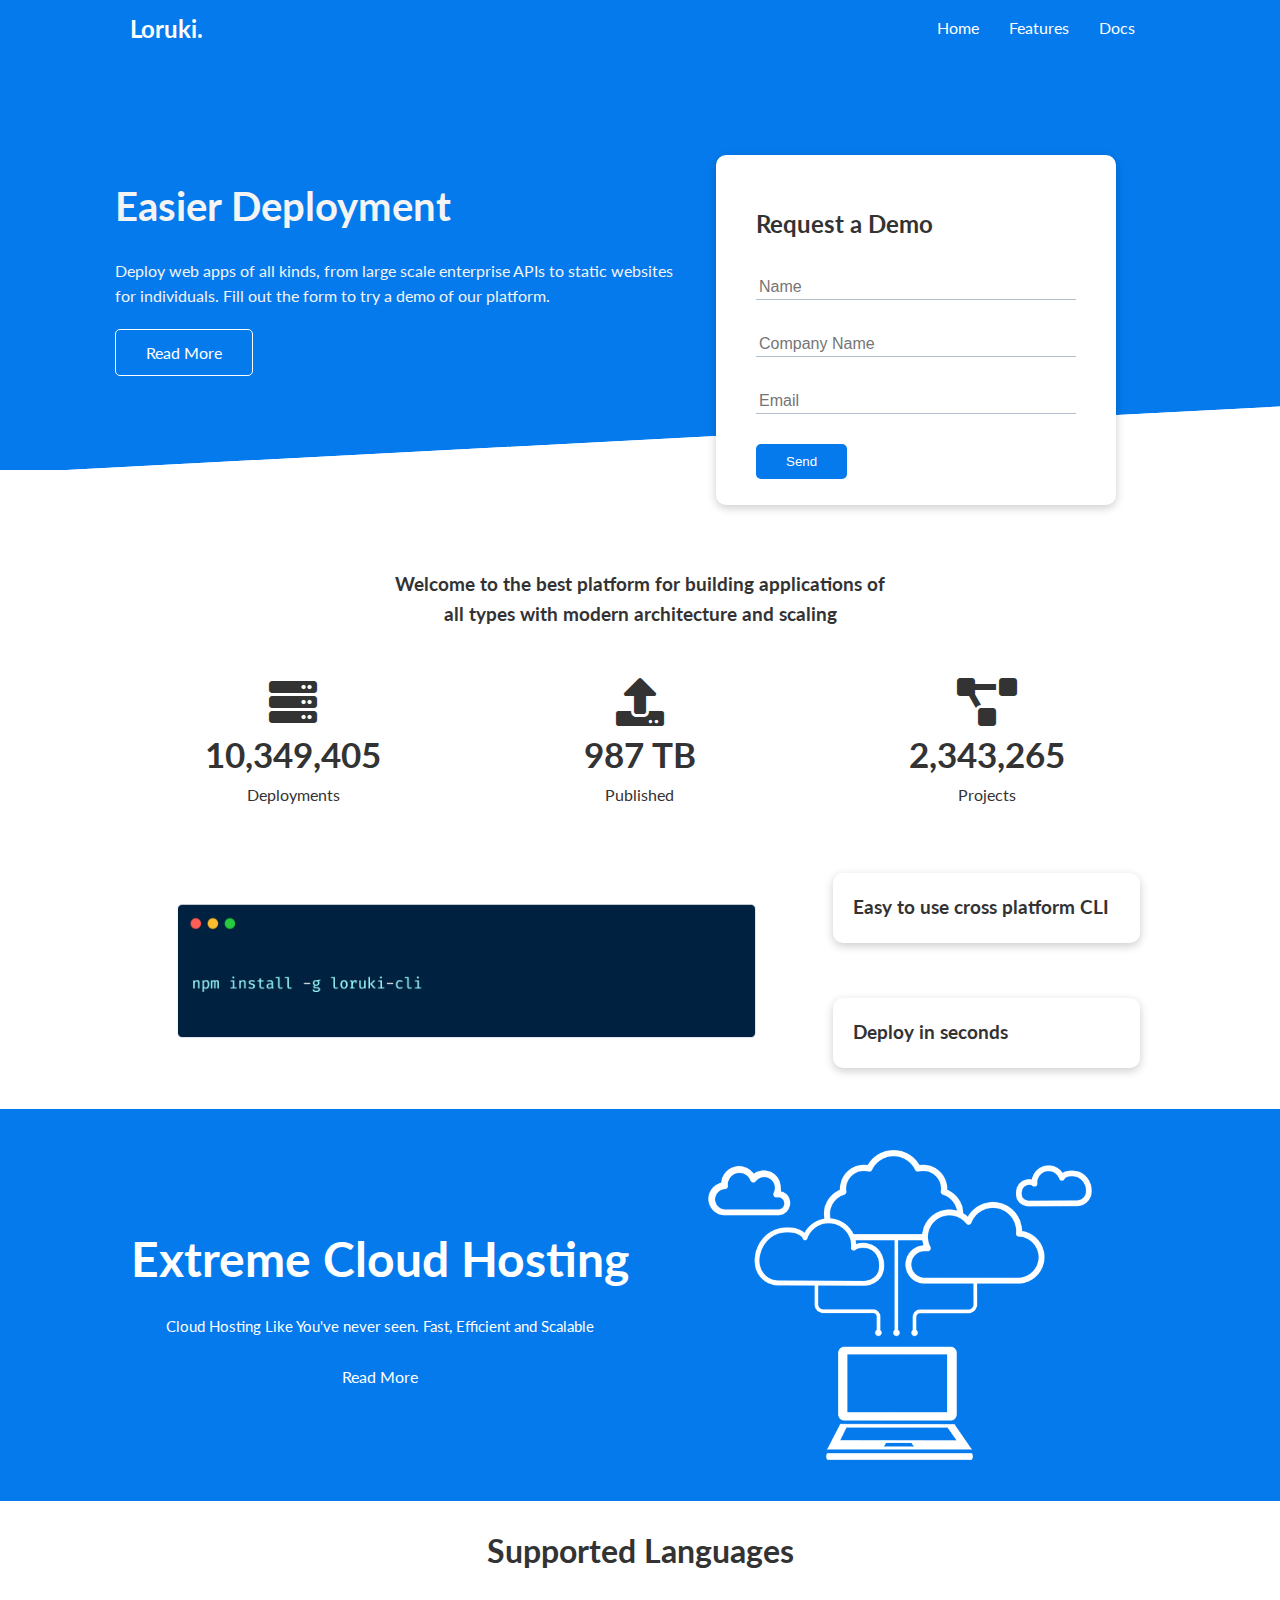
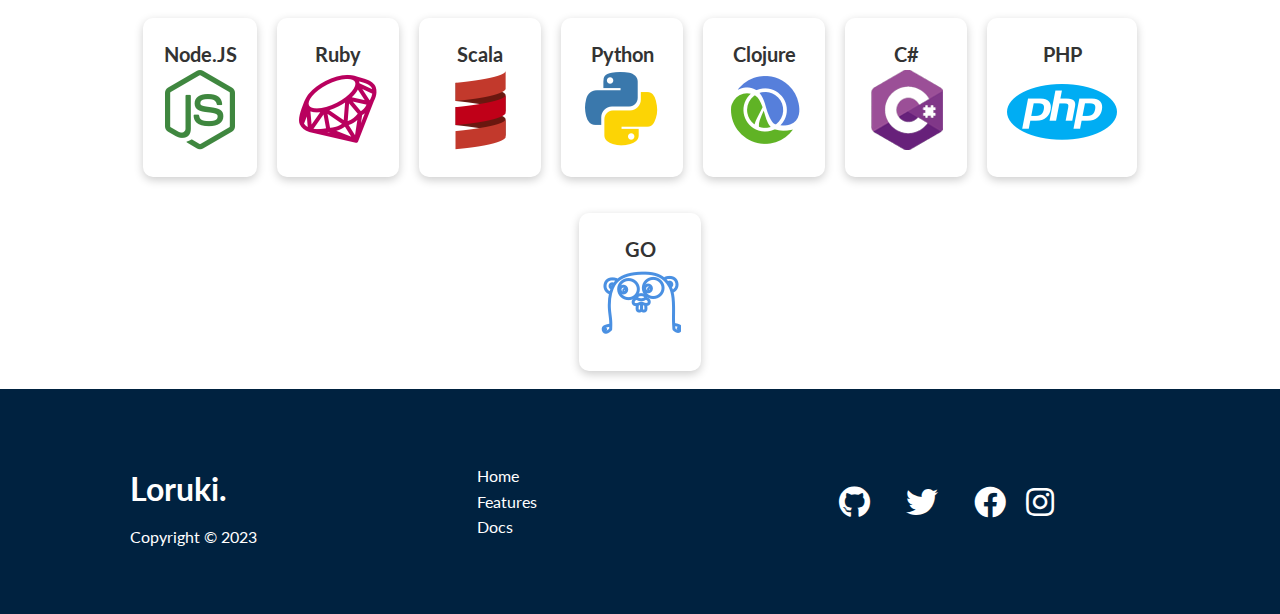
<file: index.html>
<!DOCTYPE html>
<html lang="en">
<head>
    <meta charset="UTF-8">
    <meta http-equiv="X-UA-Compatible" content="IE=edge">
    <meta name="viewport" content="width=device-width, initial-scale=1.0">
    <link href="https://cdnjs.cloudflare.com/ajax/libs/font-awesome/5.15.4/css/all.min.css" rel="stylesheet">
    <link rel="stylesheet" href="css/utilities.css">
    <link rel="stylesheet" href="css/style.css">
    <title>Loruki | Cloud Hosting Platform for Everyone</title>
</head>
<body>
  <!-- Navbar -->
  <div class="navbar">
    <div class="container flex">
        <h2 class="logo">Loruki.</h2>
        <nav>
            <ul>
                <li><a href="index.html">Home</a></li>
                <li><a href="features.html">Features</a></li>
                <li><a href="docs.html">Docs</a></li>
            </ul>
        </nav>
    </div>
  </div>

  <!-- Showcase -->
  <section class="showcase">
    <div class="container grid">
        <div class="showcase-text">
            <h1>Easier Deployment</h1>
            <p>Deploy web apps of all kinds, from large scale enterprise APIs to static websites for individuals. Fill out the form to try a demo of our platform.</p>

            <a href="features.html" class="btn btn-outline">Read More</a>
        </div>

        <!-- Showcase-form -->
        <div class="showcase-form card">
            <h2>Request a Demo</h2>

            <form>
                <div class="form-control">
                    <input type="text" name="name" placeholder="Name" required>
                </div>

                <div class="form-control">
                    <input type="text" name="Company" placeholder="Company Name" required>
                </div>

                <div class="form-control">
                    <input type="email" name="name" placeholder="Email" required>
                </div>

                <input type="submit" value="Send" class="btn btn-primary">
            </form>
        </div>
    </div>

  </section>

  <!-- stats -->
  <section class="stats">
    <div class="container">
        <h3 class="stats-heading text-center my-1">Welcome to the best platform for building applications of all types with modern architecture and scaling
        </h3>

        <div class="grid grid-3 text-center my-4">
            <div>
                <i class="fas fa-server fa-3x"></i>
                <h3>10,349,405</h3>
                <p class="text-secondary">Deployments</p>
            </div>
            <div>
                <i class="fas fa-upload fa-3x"></i>
                <h3>987 TB</h3>
                <p class="text-secondary">Published</p>
            </div>
            <div>
                <i class="fas fa-project-diagram fa-3x"></i>
                <h3>2,343,265</h3>
                <p class="text-secondary">Projects</p>
            </div>
        </div>
    </div>
  </section>

  <!-- cli -->
  <section class="cli">
    <div class="container grid">
        <img src="images/cli.png" alt="cli">
        <div class="card">
            <h3>Easy to use cross platform CLI</h3>
        </div>

        <div class="card">
            <h3>Deploy in seconds</h3>
        </div>
    </div>
  </section>

  <!-- Cloud -->
<section class="cloud bg-primary my-2 py-2">
    <div class="container grid">
        <div class="text-center">
            <h2 class="lg">Extreme Cloud Hosting</h2>
            <p class="lead my-1">Cloud Hosting Like You've never seen. Fast, Efficient and Scalable</p>
            <a href="features.html" class="btn btn-dark">Read More</a>
        </div>

        <img src="images/cloud.png" alt="cloud">
    </div>
</section>

<!-- Languages -->
<section class="languages">
    <h2 class="md my-2 text-center">Supported Languages</h2>
    <div class="container flex">
        <div class="card">
            <h4>Node.JS</h4>
            <img src="images/logo/node.png" alt="node-logo">
        </div>

        <div class="card">
            <h4>Ruby</h4>
            <img src="images/logo/ruby.png" alt="ruby-logo">
        </div>

        <div class="card">
            <h4>Scala</h4>
            <img src="images/logo/scala.png" alt="scala-logo">
        </div>
        <div class="card">
            <h4>Python</h4>
            <img src="images/logo/python.png" alt="python-logo">
        </div>

        <div class="card">
            <h4>Clojure</h4>
            <img src="images/logo/clojure.png" alt="clojure-logo">
        </div>

        <div class="card">
            <h4>C#</h4>
            <img src="images/logo/csharp.png" alt="csharp-logo">
        </div>

        <div class="card">
            <h4>PHP</h4>
            <img src="images/logo/php.png" alt="php-logo">
        </div>

        <div class="card">
            <h4>GO</h4>
            <img src="images/logo/go.png" alt="go-logo">
        </div>
    </div>
</section>


<!-- Footer -->
<footer class="footer bg-dark py-5">
    <div class="container grid grid-3">
        <div>
            <h1>Loruki.</h1>
            <p>Copyright &copy; 2023</p>
        </div>

        <nav>
            <ul>
                <li><a href="index.html">Home</a></li>
                <li><a href="features.html">Features</a></li>
                <li><a href="docs.html">Docs</a></li>
            </ul>
        </nav>

        <div class="social">
            <a href="#"><i class="fab m-1 fa-2x fa-github"></i></a>
            <a href="#"><i class="fab m-1 fa-2x fa-twitter"></i></a>
            <a href="#"><i class="fab m-1 fa-2x fa-facebook"></i></a>
            <a href="#"><i class="fab fa-2x fa-instagram"></i></a>
        </div>
    </div>
   
</footer>
</body>
</html>
</file>
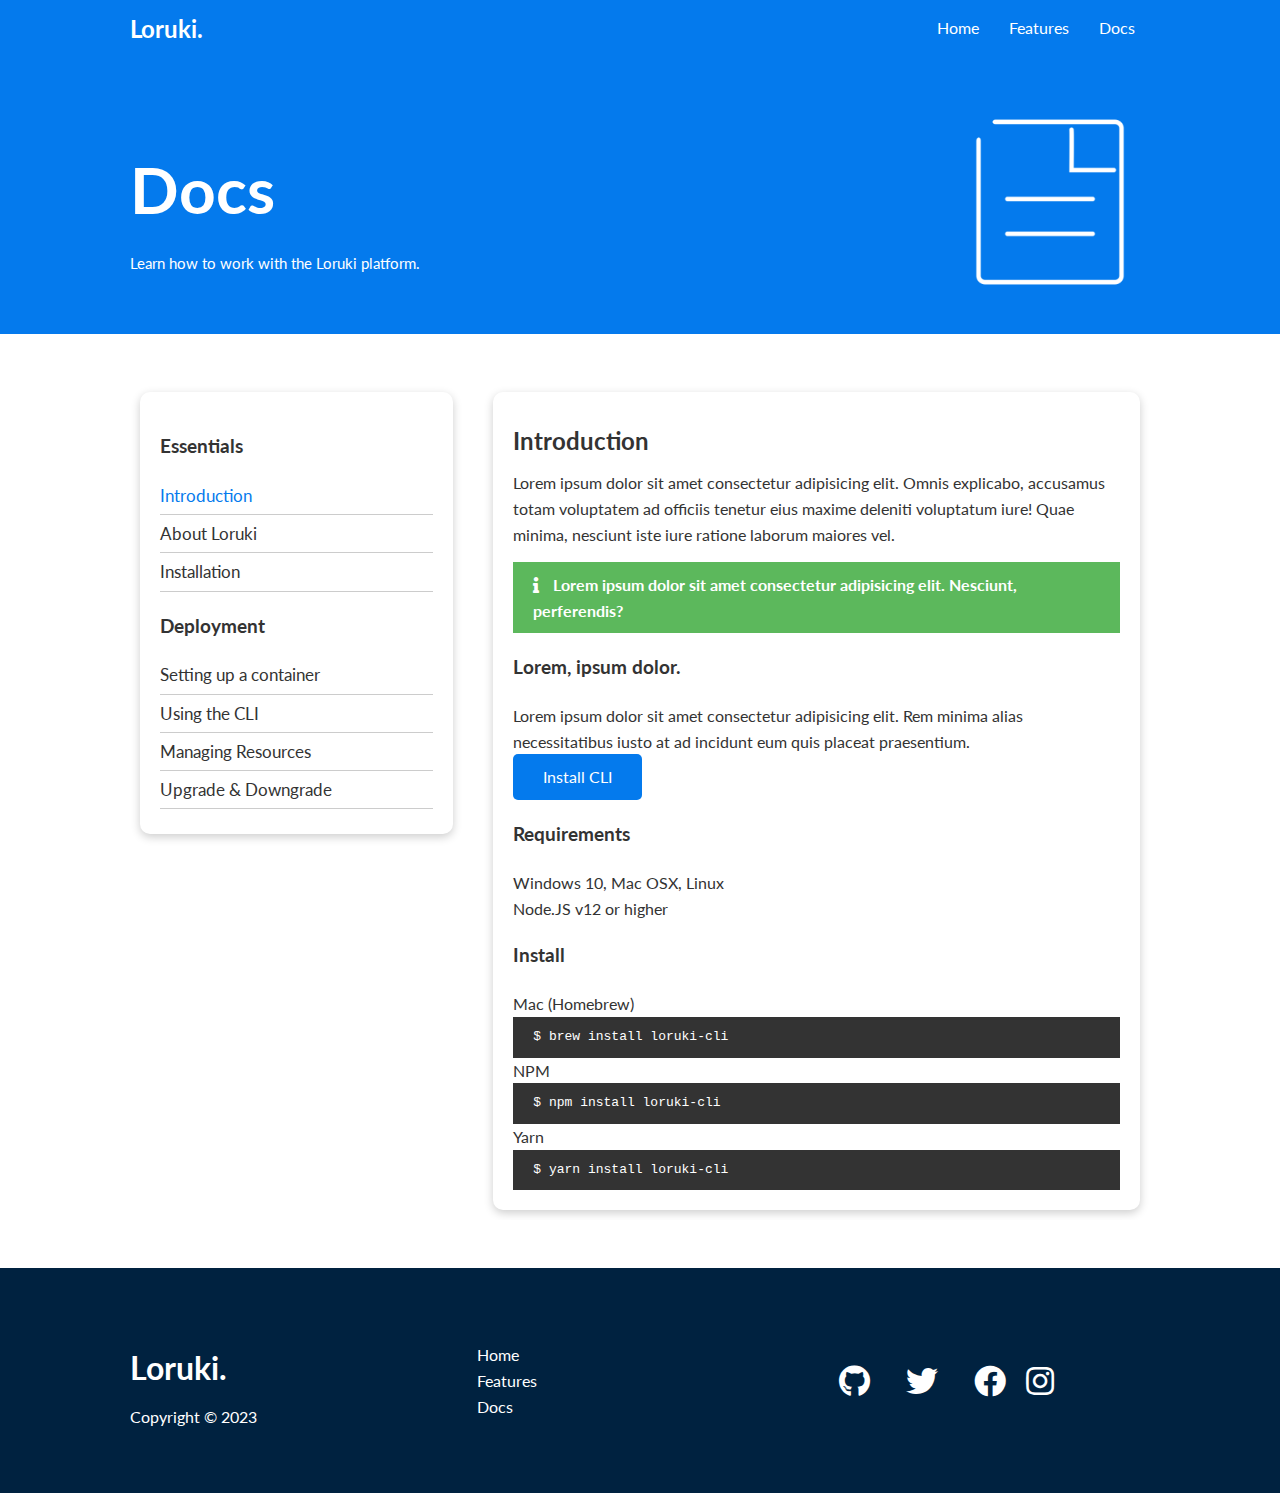
<file: docs.html>
<!DOCTYPE html>
<html lang="en">
<head>
    <meta charset="UTF-8">
    <meta http-equiv="X-UA-Compatible" content="IE=edge">
    <meta name="viewport" content="width=device-width, initial-scale=1.0">
    <link href="https://cdnjs.cloudflare.com/ajax/libs/font-awesome/5.15.4/css/all.min.css" rel="stylesheet">
    <link rel="stylesheet" href="css/utilities.css">
    <link rel="stylesheet" href="css/style.css">
    <title>Loruki | Cloud Hosting Platform for Everyone</title>
</head>
<body>
  <!-- Navbar -->
  <div class="navbar">
    <div class="container flex">
        <h2 class="logo">Loruki.</h2>
        <nav>
            <ul>
                <li><a href="index.html">Home</a></li>
                <li><a href="features.html">Features</a></li>
                <li><a href="docs.html">Docs</a></li>
            </ul>
        </nav>
    </div>
  </div>

<!-- head -->
<section class="docs-head bg-primary py-3">
    <div class="container grid">
        <div>
            <h1 class="xl">Docs</h1>
            <p class="lead">Learn how to work with the Loruki platform.</p>
        </div>

        <img src="images/docs.png" alt="">
    </div>
</section>

<!-- Docs-main -->
<section class="docs-main my-4">
    <div class="container grid">
        <div class="card bg-light p-3">
            <h3 class="my-2">Essentials</h3>
            <nav>
                <ul><li><a href="#" class="text-primary">Introduction</a></li></ul>
                <ul><li><a href="#">About Loruki</a></li></ul>
                <ul><li><a href="#">Installation</a></li></ul>
            </nav>

            <h3 class="my-2">Deployment</h3>
            <nav>
                <ul><li><a href="">Setting up a container</a></li></ul>
                <ul><li><a href="">Using the CLI</a></li></ul>
                <ul><li><a href="">Managing Resources</a></li></ul>
                <ul><li><a href="">Upgrade & Downgrade</a></li></ul>
            </nav>
        </div>

        <div class="card">
            <h2>Introduction</h2>
            <p>Lorem ipsum dolor sit amet consectetur adipisicing elit. 
            Omnis explicabo, accusamus totam voluptatem ad officiis tenetur eius maxime deleniti 
            voluptatum iure! Quae minima, nesciunt iste iure ratione laborum maiores vel.</p>
            <div class="alert alert-success">
                <i class="fas fa-info"></i>
                Lorem ipsum dolor sit amet consectetur adipisicing elit. Nesciunt, perferendis?
            </div>    
            <h3>Lorem, ipsum dolor.</h3>
            <p>Lorem ipsum dolor sit amet consectetur adipisicing elit. Rem minima alias 
                necessitatibus iusto at ad incidunt eum quis placeat praesentium.</p>
             <a href="" class="btn btn-primary">Install CLI</a>
             
             <h3>Requirements</h3>
             <ul>
                 <li>Windows 10, Mac OSX, Linux</li>
                 <li>Node.JS v12 or higher</li>
             </ul>
             <h3>Install</h3>
             <p>Mac (Homebrew)</p>
             <pre><code>$ brew install loruki-cli</code></pre>
             <p>NPM</p>
             <pre><code>$ npm install loruki-cli</code></pre>
             <p>Yarn</p>
             <pre><code>$ yarn install loruki-cli</code></pre>
        </div>

    </div>
</section>
<!-- Footer -->
<footer class="footer bg-dark py-5">
    <div class="container grid grid-3">
        <div>
            <h1>Loruki.</h1>
            <p>Copyright &copy; 2023</p>
        </div>

        <nav>
            <ul>
                <li><a href="index.html">Home</a></li>
                <li><a href="features.html">Features</a></li>
                <li><a href="docs.html">Docs</a></li>
            </ul>
        </nav>

        <div class="social">
            <a href="#"><i class="fab m-1 fa-2x fa-github"></i></a>
            <a href="#"><i class="fab m-1 fa-2x fa-twitter"></i></a>
            <a href="#"><i class="fab m-1 fa-2x fa-facebook"></i></a>
            <a href="#"><i class="fab fa-2x fa-instagram"></i></a>
        </div>
    </div>
   
</footer>
</body>
</html>
</file>
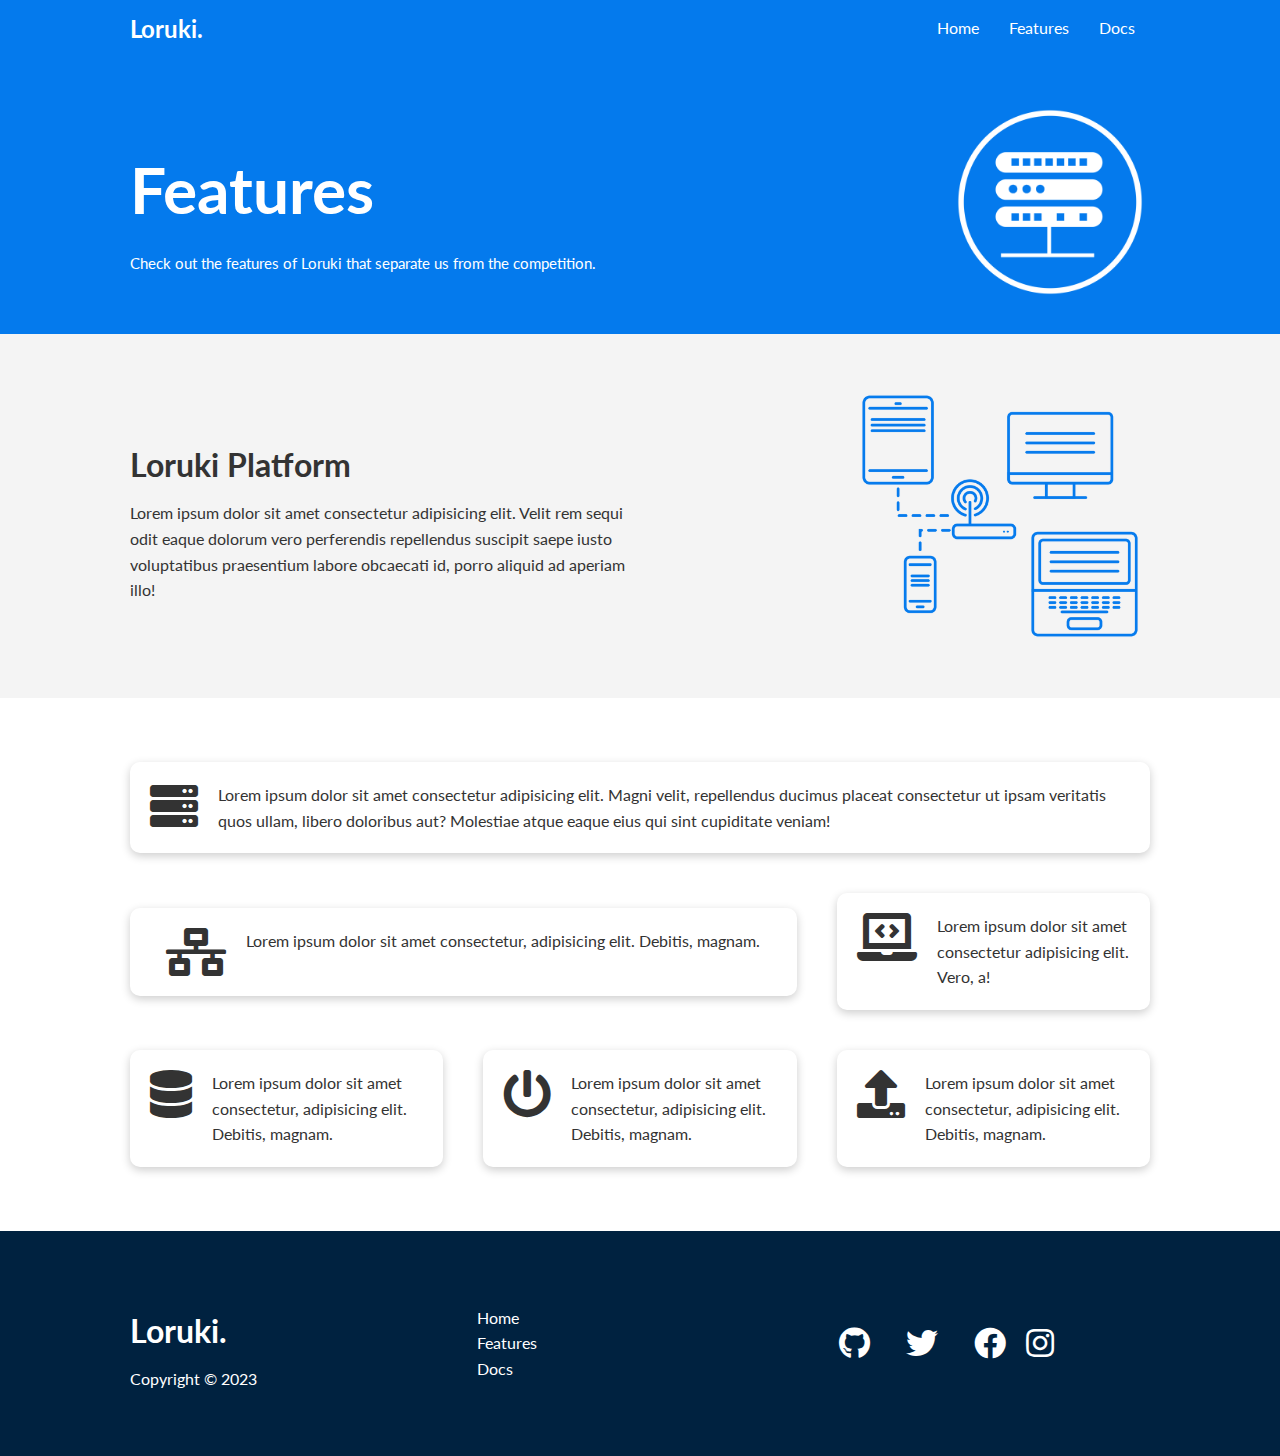
<file: features.html>
<!DOCTYPE html>
<html lang="en">
<head>
    <meta charset="UTF-8">
    <meta http-equiv="X-UA-Compatible" content="IE=edge">
    <meta name="viewport" content="width=device-width, initial-scale=1.0">
    <link href="https://cdnjs.cloudflare.com/ajax/libs/font-awesome/5.15.4/css/all.min.css" rel="stylesheet">
    <link rel="stylesheet" href="css/utilities.css">
    <link rel="stylesheet" href="css/style.css">
    <title>Loruki | Cloud Hosting Platform for Everyone</title>
</head>
<body>
  <!-- Navbar -->
  <div class="navbar">
    <div class="container flex">
        <h2 class="logo">Loruki.</h2>
        <nav>
            <ul>
                <li><a href="index.html">Home</a></li>
                <li><a href="features.html">Features</a></li>
                <li><a href="docs.html">Docs</a></li>
            </ul>
        </nav>
    </div>
  </div>

  <!-- Head -->
  <section class="features-head bg-primary py-3">
    <div class="container grid">
        <div>
            <h1 class="xl">Features</h1>
            <p class="lead">Check out the features of Loruki that separate us from the competition.</p>
        </div>
        <img src="images/server.png" alt="">
    </div>
  </section>


  <!-- sub-head -->
  <section class="features-sub-head bg-light py-3">
    <div class="container grid">
        <div>
            <h1 class="md">Loruki Platform</h1>
            <p>Lorem ipsum dolor sit amet consectetur adipisicing elit. Velit rem sequi odit eaque dolorum vero perferendis repellendus suscipit saepe iusto voluptatibus praesentium labore obcaecati id, porro aliquid ad aperiam illo!</p>
        </div>
        <img src="images/server2.png" alt="">
    </div>
  </section>

  <!-- features- main -->
  <section class="features-main my-2">
    <div class="container grid grid-3">
        <div class="card flex">
            <i class="fas fa-server fa-3x"></i>
            <p>Lorem ipsum dolor sit amet consectetur adipisicing elit. 
                Magni velit, repellendus ducimus placeat consectetur ut ipsam veritatis quos ullam, 
                libero doloribus aut? Molestiae atque eaque eius qui sint cupiditate veniam!</p>
        </div>

        <div class="card flex">
            <i class="fas fa-network-wired fa-3x"></i>
            <p>
                Lorem ipsum dolor sit amet consectetur, adipisicing elit. Debitis,
                magnam.
            </p>
        </div>

        <div class="card flex">
            <i class="fas fa-laptop-code fa-3x"></i>
            <p>
                Lorem ipsum dolor sit amet consectetur adipisicing elit. Vero, a!
            </p>
        </div>

        <div class="card flex">
            <i class="fas fa-database fa-3x"></i>
            <p>
                Lorem ipsum dolor sit amet consectetur, adipisicing elit. Debitis,
                magnam.
            </p>
        </div>

        <div class="card flex">
            <i class="fas fa-power-off fa-3x"></i>
            <p>
                Lorem ipsum dolor sit amet consectetur, adipisicing elit. Debitis,
                magnam.
            </p>
        </div>

        <div class="card flex">
            <i class="fas fa-upload fa-3x"></i>
            <p>
                Lorem ipsum dolor sit amet consectetur, adipisicing elit. Debitis,
                magnam.
            </p>
        </div>
    </div>
  </section>
<!-- Footer -->
<footer class="footer bg-dark py-5">
    <div class="container grid grid-3">
        <div>
            <h1>Loruki.</h1>
            <p>Copyright &copy; 2023</p>
        </div>

        <nav>
            <ul>
                <li><a href="index.html">Home</a></li>
                <li><a href="features.html">Features</a></li>
                <li><a href="docs.html">Docs</a></li>
            </ul>
        </nav>

        <div class="social">
            <a href="#"><i class="fab m-1 fa-2x fa-github"></i></a>
            <a href="#"><i class="fab m-1 fa-2x fa-twitter"></i></a>
            <a href="#"><i class="fab m-1 fa-2x fa-facebook"></i></a>
            <a href="#"><i class="fab fa-2x fa-instagram"></i></a>
        </div>
    </div>
   
</footer>
</body>
</html>
</file>
<file: css/utilities.css>
/* utilities */
.container {
    max-width: 1100px;
    margin: 0 auto;
    padding: 0 40px;
    overflow: auto;
}

.text-center {
    text-align: center;
}

/* backgrounds */
.bg-primary, .btn-primary {
    background-color: var(--primary-color);
    color: #fff;
}

.bg-secondary, .btn-secondary {
    background-color: var(--secondary-color);
    color: #fff;
}

.bg-dark, .btn-dark {
    background-color: var(--dark-color);
    color: #fff;
}

.bg-light, .btn-light {
    background-color: var(--light-color);
    color: #333;
}
.bg-primary a, .btn-primary a,
.bg-dark a, .btn-dark a,
.bg-secondary a, .btn-secondary a {
    color: #fff;
}

.text-primary {
    color: var(--primary-color);
}

/* text sizes */
.lead {
    font-size: 15px;
}

.sm {
    font-size: 1rem;
}

.md {
    font-size: 2rem;
}

.lg {
    font-size: 3rem;
}

.xl {
    font-size: 4rem;
}

.alert {
    background-color: var(--light-color);
    padding: 10px 20px;
    font-weight: bold;
    margin: 15px 0;
}

.alert i {
    margin-right: 10px;
}

.alert-success {
    background-color: var(--success-color);
    color: #fff;
}

.alert-error {
    background-color: var(--error-color);
    color: #fff;
}


.my-1 { margin: 1rem 0;}
.my-2 { margin: 1.5rem 0;}
.my-3 { margin: 2rem 0;}
.my-4 { margin: 3rem 0;}
.my-5 { margin: 4rem 0;}

.m-1 { margin: 1rem;}
.m-2 { margin: 1.5rem;}
.m-3 { margin: 2rem;}
.m-4 { margin: 3rem;}
.m-5 { margin: 4rem;}


.py-1 { padding: 1rem 0;}
.py-2 { padding: 1.5rem 0;}
.py-3 { padding: 2rem 0;}
.py-4 { padding: 3rem 0;}
.py-5 { padding: 4rem 0;}

.p-1 { padding: 1rem;}
.p-2 { padding: 1.5rem;}
.p-3 { padding: 2rem;}
.p-4 { padding: 3rem;}
.p-5 { padding: 4rem;}

.grid {
    display: grid;
    grid-template-columns: repeat(2, 1fr);
    gap: 20px;
    justify-content: center;
    align-items: center;
    /* we need a height for align items to work */
    height: 100%; 
}

.grid-3 {
    grid-template-columns: repeat(3, 1fr);
}
.card {
    background-color: #fff;
    border-radius: 10px;
    box-shadow: 0 3px 10px rgba(0, 0, 0, 0.2);
    padding: 20px;
    margin: 10px;
    color: #333;
}

.btn {
    display: inline-block;
    padding: 10px 30px;
    cursor: pointer;
    border: none;
    background-color: var(--primary-color);
    color: #fff;
    border-radius: 5px;
}

.btn-outline {
    background-color: transparent;
    border: 1px #fff solid;
}

.btn:hover {
    transform: scale(.98);
}
</file>
<file: css/style.css>
@import url('https://fonts.googleapis.com/css2?family=Lato:wght@300&display=swap');
:root{
    --primary-color: #047aed;
    --secondary-color: #1c3fa8;
    --dark-color: #002240;
    --light-color: #f4f4f4;
    --success-color: #5cb85c;
    --error-color: #d9534f;
}
/* Resets */
* {
    box-sizing: border-box;
    margin: 0;
    padding: 0;
}

body {
    font-family: 'lato', sans-serif;
    line-height: 1.6;
    color: #333;
}

img {
    width: 100%;
}

code, pre {
    background: #333;
    color: #fff;
    padding: 10px;
}

h1, h2 {
    margin: 10px 0;
}

a {
    text-decoration: none;
    color: #333;
}

ul {
    list-style-type: none;
}

/* Navbar */ 
.navbar {
    background: #047aed;
    color: #fff;
    height: 70px;
}

.navbar .flex {
    justify-content: space-between;
}

.navbar ul {
    display: flex;
}

.navbar li {
    margin: 15px 0;
}

.navbar a {
    color: #fff;
    margin: 0 5px;
    padding: 10px;
}
.navbar a:hover {
    border-bottom: 2px solid #fff;
}
.flex {
    display: flex;
    justify-content: center;
}

/* Showcase */
.showcase {
    background-color: var(--primary-color);
    color: var(--light-color);
    height: 400px;
    position: relative;
}


.showcase h1 {
    font-size: 40px;
}

.showcase p {
    margin: 20px 0;
}
.showcase .grid {
    grid-template-columns: 55% 45%;
    gap: 30px;
    overflow: visible;
}


.showcase-text {
    animation: slideInFromLeft 1s ease-in;
}

.showcase .showcase-form {
    position: relative;
    top: 60px;
    height: 350px;
    width: 400px;
    padding: 40px;
    z-index: 100; /* to always put it in front */
    animation: slideInFromRight 1s ease-in;
}

.showcase-form .form-control {
    margin: 30px 0;
}

.showcase-form input[type="text"], .showcase-form input[type="email"] {
    /* remove the borders */
    border: 0;
    /* add border to the bottom of the input */
    border-bottom: 1px solid #b4becb;
    width: 100%;
    padding: 3px;
    font-size: 16px;
}

/* remove the border when the input field is clicked */
.showcase-form input:focus {
    outline: none;
}

/* the slant line */
.showcase::before, .showcase::after {
    content: '';
    position: absolute;
    height: 100px;
    bottom: -70px;
    right: 0;
    left: 0;
    background-color: #fff;
    transform: skewY(-3deg);
    /* to make it work on all browsers */
    --webkit-transform: skewY(-3deg);
    --moz-transform: skewY(-3deg);
    --ms-transform: skewY(-3deg);
}


/* Stats */
.stats {
    padding-top: 100px;
    animation: slideInFromBottom 1s ease-in;
}

.stats-heading {
    max-width: 500px;
    margin: 0 auto;
}

.stats .grid h3 {
    font-size: 35px;
}

.stats .grid .p {
    font-size: 20px;
    font-weight: bold;
}

/* cli */
.cli .grid {
    grid-template-columns: repeat(3, 1fr);
    grid-template-rows: repeat(2, 1r);
}

.cli .grid > :first-child {
    /* make it span 2 columns */
    grid-column: 1 / span 2;
    /* make it span 2 rows */
    grid-row: 1 / span 2;;
}

/* Cloud */
.cloud .grid {
    grid-template-columns: repeat(2, 1fr);
}

/* Languages */

.languages .flex {
    flex-wrap: wrap;
}
.languages .card {
    text-align: center;
    margin: 18px 10px;
    transition: transform 0.2s ease-in;
}

.languages .card h4 {
    font-size: 20px;
}

.languages .card:hover {
    transform: translateY(-15px);
}


/* Features */
.features-head img, .docs-head img {
    width: 200px;
    justify-self: flex-end;
}

.features-sub-head img {
    width: 300px;
    justify-self: flex-end;
}


/* features-main */
.features-main .card > i {
    margin-right: 20px;
}


.features-main .grid {
    padding: 30px;
}

.features-main .grid > *:first-child {
    grid-column: 1 / span 3;
}

.features-main .grid > *:nth-child(2) {
    grid-column: 1 / span 2;
} 


/* Docs main */
.docs-main h3 {
    margin: 20px 0;
}

.docs-main .grid {
    grid-template-columns: 1fr 2fr;
    align-items: flex-start;
}

.docs-main nav li {
    font-size: 17px;
    padding-bottom: 5px;
    margin-bottom: 5px;
    border-bottom: 1px #ccc solid;
}

/* Animation */
@keyframes slideInFromLeft {
    0% {
        transform: translateX(-100%);
    }

    100% {
        transform: translateX(0);
    }
}


@keyframes slideInFromRight {
    0% {
        transform: translateX(100%);
    }

    100% {
        transform: translateX(0);
    }
}

@keyframes slideInFromTop {
    0% {
        transform: translateY(-100%);
    }
    100% {
        transform: translateY(0);
    }
}

@keyframes slideInFromBottom {
    0% {
        transform: translateY(100%);
    }

    100% {
        transform: translateY(0);
    }
}
/* Tablets */

@media (max-width: 768px) {
    .grid,
    .showcase .grid, 
    .cli .grid,
    .cloud .grid,
    .stats .grid,
    .features-main .grid,
    .docs-main .grid {
        grid-template-columns: 1fr;
    }

    .showcase {
        height: auto;
    }
    .showcase-text {
        text-align: center;
        margin-top: 40px;
    }

    .showcase-form {
        justify-self: center;
        margin: auto;
    }

    .cli .grid > *:first-child {
        grid-column: 1;
        grid-row: 1;
    }

    .features-head, .features-sub-head,.docs-head {
        text-align: center;
    }

    .features-head img,
     .features-sub-head img,
     .docs-head img {
        justify-self: center;
     }
}

/* Mobile */
@media (max-width: 600px) {
    .navbar{
        height: 110px;
    }

    .navbar .flex {
        flex-direction: column;
        align-items: center;
    }
    .navbar ul {
        /* padding: 10px; */
        background-color: rgba(0, 0, 0, 0.1);
    }
    .showcase-text {
        animation: slideInFromTop 1s ease-in;
    }

    .showcase .showcase-form {
        animation: slideInFromBottom 1s ease-in;
    }   
    .features-main .grid {
        grid-template-columns: 1fr;
        overflow: hidden;
    }
    .features-main .grid > *:first-child,
    .features-main .grid > *:nth-child(2) {
        grid-column: 1;
    }
    .navbar {
        height: 110px;
    }

    .navbar .flex {
        flex-direction: column;
    }
}
</file>
